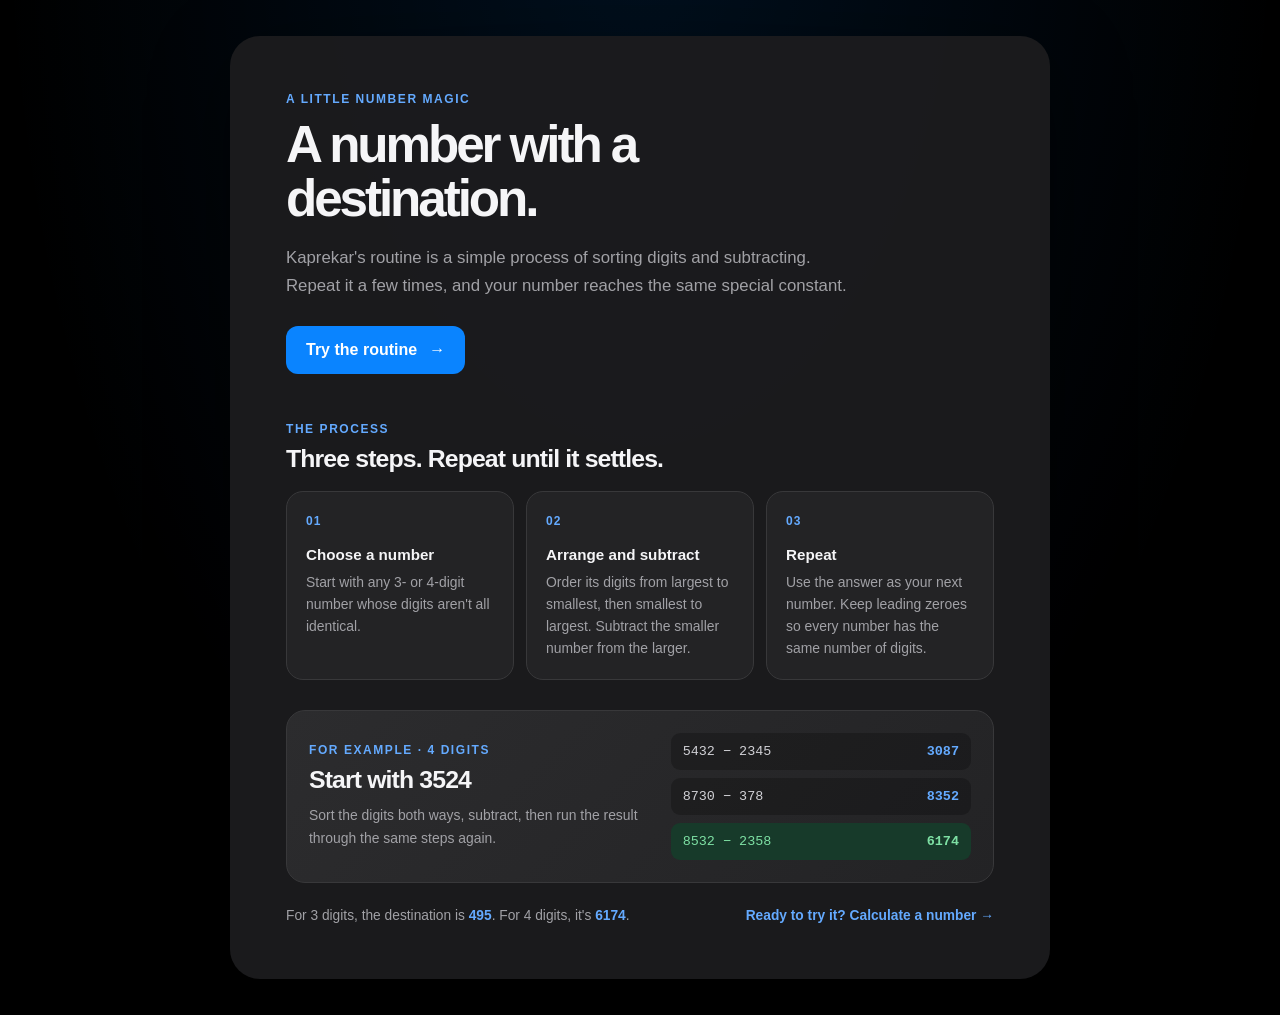
<file: index.html>
<!doctype html>
<html lang="en">
<head>
  <meta charset="utf-8">
  <meta name="viewport" content="width=device-width, initial-scale=1">
  <meta name="theme-color" content="#000000">
  <meta name="description" content="Learn how Kaprekar's routine repeatedly rearranges and subtracts digits to reach 495 or 6174.">
  <title>How It Works | Kaprekar's Routine</title>
  <link rel="stylesheet" href="styles.css">
  <script src="navigation.js" defer></script>
</head>
<body>
  <main class="page">
    <article class="guide" aria-labelledby="page-title">
      <header class="guide-header">
        <p class="eyebrow">A little number magic</p>
        <h1 id="page-title">A number with a destination.</h1>
        <p class="guide-lead">
          Kaprekar's routine is a simple process of sorting digits and subtracting.
          Repeat it a few times, and your number reaches the same special constant.
        </p>
        <a class="button button-primary guide-cta" href="calculator.html">Try the routine <span aria-hidden="true">→</span></a>
      </header>

      <section class="how-it-works" aria-labelledby="steps-title">
        <div class="section-heading">
          <p class="eyebrow">The process</p>
          <h2 id="steps-title">Three steps. Repeat until it settles.</h2>
        </div>
        <ol class="instruction-list">
          <li class="instruction-card">
            <span class="step-number">01</span>
            <div>
              <h3>Choose a number</h3>
              <p>Start with any 3- or 4-digit number whose digits aren't all identical.</p>
            </div>
          </li>
          <li class="instruction-card">
            <span class="step-number">02</span>
            <div>
              <h3>Arrange and subtract</h3>
              <p>Order its digits from largest to smallest, then smallest to largest. Subtract the smaller number from the larger.</p>
            </div>
          </li>
          <li class="instruction-card">
            <span class="step-number">03</span>
            <div>
              <h3>Repeat</h3>
              <p>Use the answer as your next number. Keep leading zeroes so every number has the same number of digits.</p>
            </div>
          </li>
        </ol>
      </section>

      <section class="example-card" aria-labelledby="example-title">
        <div class="example-copy">
          <p class="eyebrow">For example · 4 digits</p>
          <h2 id="example-title">Start with 3524</h2>
          <p>Sort the digits both ways, subtract, then run the result through the same steps again.</p>
        </div>
        <ol class="example-steps">
          <li><span>5432 − 2345</span><strong>3087</strong></li>
          <li><span>8730 − 378</span><strong>8352</strong></li>
          <li><span>8532 − 2358</span><strong>6174</strong></li>
        </ol>
      </section>

      <footer class="guide-footer">
        <p>For 3 digits, the destination is <strong>495</strong>. For 4 digits, it's <strong>6174</strong>.</p>
        <a href="calculator.html">Ready to try it? Calculate a number <span aria-hidden="true">→</span></a>
      </footer>
    </article>
  </main>
</body>
</html>
</file>
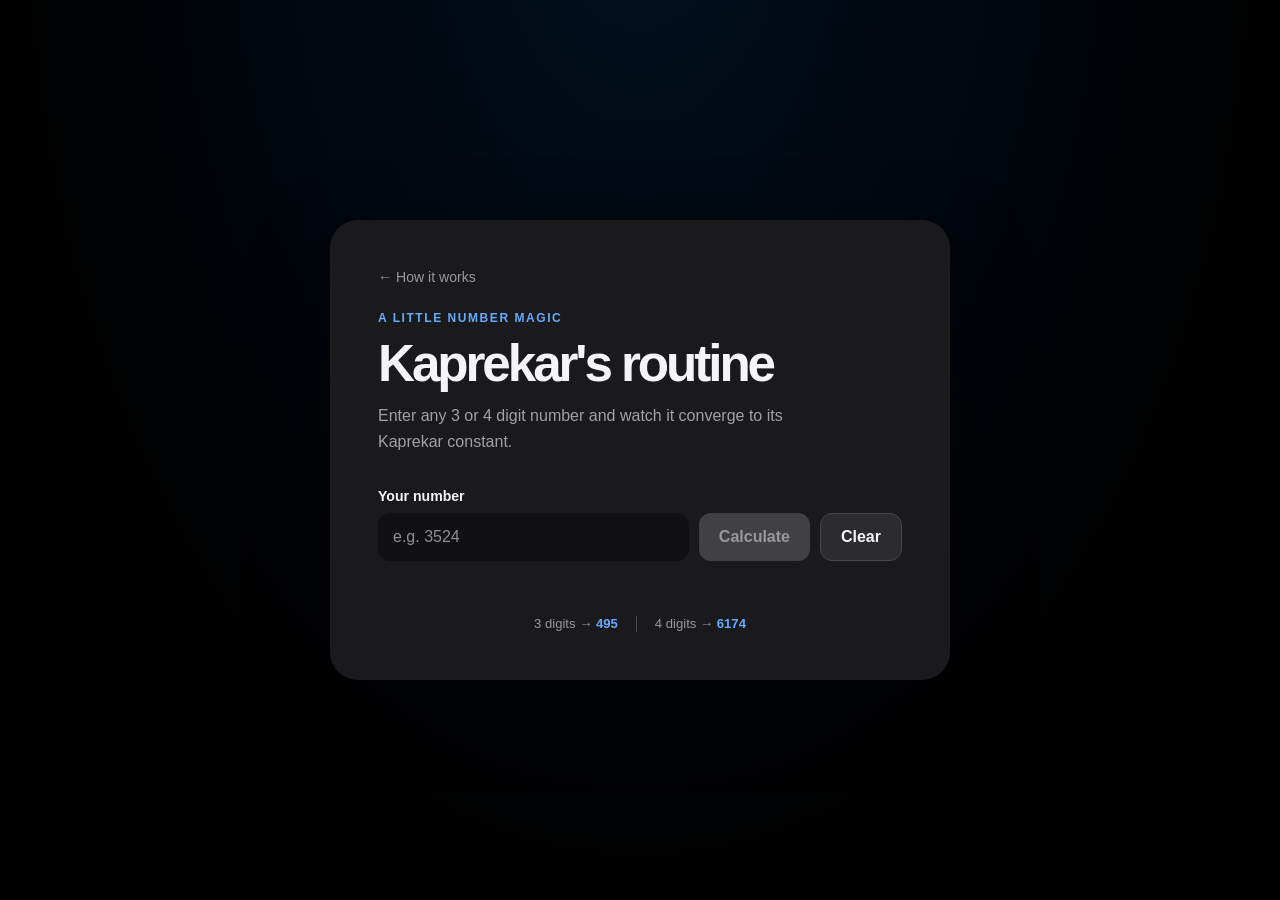
<file: calculator.html>
<!doctype html>
<html lang="en">
<head>
  <meta charset="utf-8">
  <meta name="viewport" content="width=device-width, initial-scale=1">
  <meta name="theme-color" content="#000000">
  <title>Try the Routine | Kaprekar's Routine</title>
  <link rel="stylesheet" href="styles.css">
  <script src="navigation.js" defer></script>
  <script src="script.js" defer></script>
</head>
<body>
  <main class="page">
    <section class="calculator" aria-labelledby="page-title">
      <a class="back-link" href="index.html">← How it works</a>
      <header class="intro">
        <p class="eyebrow">A little number magic</p>
        <h1 id="page-title">Kaprekar's routine</h1>
        <p class="description">
          Enter any 3 or 4 digit number and watch it converge to its Kaprekar constant.
        </p>
      </header>

      <form id="calculator-form" novalidate>
        <label for="number-input">Your number</label>
        <div class="input-row">
          <input
            id="number-input"
            name="number"
            type="text"
            inputmode="numeric"
            autocomplete="off"
            placeholder="e.g. 3524"
            aria-describedby="error-message"
          >
          <button id="calculate-button" class="button button-primary" type="submit" disabled>
            Calculate
          </button>
          <button id="clear-button" class="button button-secondary" type="button">
            Clear
          </button>
        </div>
        <p id="error-message" class="error-message" role="alert" aria-live="polite"></p>
      </form>

      <section id="results" class="results" aria-label="Calculation results" aria-live="polite" hidden>
        <div class="results-heading">
          <h2>Steps</h2>
          <p id="iteration-count" class="iteration-count"></p>
        </div>
        <ol id="steps-list" class="steps-list"></ol>
      </section>

      <footer class="footer">
        <span>3 digits → <strong>495</strong></span>
        <span class="footer-divider" aria-hidden="true"></span>
        <span>4 digits → <strong>6174</strong></span>
      </footer>
    </section>
  </main>
</body>
</html>
</file>
<file: styles.css>
* {
  box-sizing: border-box;
}

:root {
  color-scheme: dark;
  font-family: -apple-system, BlinkMacSystemFont, "SF Pro Display", "SF Pro Text", "Segoe UI", sans-serif;
  color: #f5f5f7;
  background: #000;
  font-synthesis: none;
  text-rendering: optimizeLegibility;
  -webkit-font-smoothing: antialiased;
}

body {
  min-width: 320px;
  min-height: 100vh;
  margin: 0;
  background:
    radial-gradient(ellipse at 50% -12%, rgba(10, 132, 255, 0.12), transparent 40rem),
    #000;
}

button,
input {
  font: inherit;
}

.page {
  display: grid;
  min-height: 100vh;
  place-items: center;
  padding: 36px 20px;
  animation: page-arrive 360ms cubic-bezier(0.2, 0.75, 0.25, 1) both;
  will-change: opacity, transform;
}

.page.is-leaving {
  animation: page-leave 180ms cubic-bezier(0.4, 0, 1, 1) both;
  pointer-events: none;
}

@keyframes page-arrive {
  from {
    opacity: 0;
    transform: translateY(10px) scale(0.99);
  }

  to {
    opacity: 1;
    transform: translateY(0) scale(1);
  }
}

@keyframes page-leave {
  to {
    opacity: 0;
    transform: translateY(-6px) scale(0.995);
  }
}

.calculator {
  width: min(100%, 620px);
  padding: clamp(24px, 6vw, 48px);
  border-radius: 28px;
  background: rgba(28, 28, 30, 0.94);
  box-shadow: 0 24px 80px rgba(0, 0, 0, 0.48);
  backdrop-filter: blur(24px);
}

.back-link {
  display: inline-block;
  margin-bottom: 26px;
  color: #98989d;
  font-size: 0.88rem;
  text-decoration: none;
  transition: color 150ms ease;
}

.back-link:hover {
  color: #64aaff;
}

.intro {
  margin-bottom: 32px;
}

.eyebrow {
  margin: 0 0 12px;
  color: #64aaff;
  font-size: 0.75rem;
  font-weight: 750;
  letter-spacing: 0.13em;
  text-transform: uppercase;
}

h1,
h2,
p {
  margin-top: 0;
}

h1 {
  margin-bottom: 12px;
  font-size: clamp(2rem, 7vw, 3.2rem);
  letter-spacing: -0.06em;
  line-height: 1.05;
}

.description {
  max-width: 440px;
  margin-bottom: 0;
  color: #a1a1a6;
  line-height: 1.65;
}

form label {
  display: block;
  margin-bottom: 9px;
  font-size: 0.88rem;
  font-weight: 700;
}

.input-row {
  display: flex;
  gap: 10px;
}

input {
  width: 100%;
  min-width: 0;
  padding: 13px 15px;
  border: none;
  border-radius: 12px;
  outline: none;
  background: #111113;
  color: #f5f5f7;
  cursor: url("data:image/svg+xml,%3Csvg xmlns='http://www.w3.org/2000/svg' width='16' height='16' viewBox='0 0 16 16'%3E%3Cpath d='M8 1v14M5 1h6M5 15h6' stroke='white' stroke-width='1.5'/%3E%3C/svg%3E") 8 8, text;
  caret-color: #9da8ff;
  font-size: 1rem;
  transition: border-color 150ms ease, box-shadow 150ms ease;
}

input::placeholder {
  color: #8e8e93;
}

input:focus {
  border-color: #0a84ff;
  box-shadow: 0 0 0 3px rgba(10, 132, 255, 0.2);
}

.button {
  flex: 0 0 auto;
  min-height: 48px;
  padding: 0 20px;
  border: 0;
  border-radius: 12px;
  cursor: pointer;
  font-weight: 700;
  transition:
    background 150ms ease,
    border-color 150ms ease,
    box-shadow 150ms ease,
    color 150ms ease,
    transform 150ms ease;
}

.button-primary {
  background: #0a84ff;
  color: #fff;
}

.button-primary:not(:disabled):hover {
  transform: translateY(-2px);
  background: #0077ed;
  box-shadow: 0 8px 20px rgba(10, 132, 255, 0.28);
}

.button-primary:not(:disabled):active {
  transform: translateY(0);
  box-shadow: 0 2px 6px rgba(10, 132, 255, 0.2);
}

.button-primary:disabled {
  cursor: not-allowed;
  background: #414143;
  color: #98989d;
}

.button-secondary {
  border: 1px solid #48484a;
  background: #2c2c2e;
  color: #f5f5f7;
}

.button-secondary:hover {
  transform: translateY(-2px);
  border-color: #636366;
  background: #3a3a3c;
  box-shadow: 0 7px 16px rgba(0, 0, 0, 0.24);
}

.button-secondary:active {
  transform: translateY(0);
  box-shadow: 0 2px 6px rgba(0, 0, 0, 0.2);
}

.button:focus-visible {
  outline: 3px solid rgba(10, 132, 255, 0.55);
  outline-offset: 3px;
}

.guide {
  width: min(100%, 820px);
  padding: clamp(26px, 6vw, 56px);
  border-radius: 30px;
  background: rgba(28, 28, 30, 0.94);
  box-shadow: 0 24px 80px rgba(0, 0, 0, 0.48);
  backdrop-filter: blur(24px);
}

.guide-header {
  max-width: 650px;
  margin-bottom: 48px;
}

.guide-header h1 {
  max-width: 600px;
  margin-bottom: 18px;
}

.guide-lead {
  max-width: 580px;
  margin-bottom: 25px;
  color: #a1a1a6;
  font-size: 1.05rem;
  line-height: 1.7;
}

.guide-cta {
  display: inline-flex;
  align-items: center;
  justify-content: center;
  gap: 12px;
  min-height: 48px;
  text-decoration: none;
}

.how-it-works {
  margin-bottom: 30px;
}

.section-heading {
  margin-bottom: 18px;
}

.section-heading .eyebrow,
.example-copy .eyebrow {
  margin-bottom: 9px;
}

.section-heading h2,
.example-copy h2 {
  margin-bottom: 0;
  font-size: clamp(1.2rem, 3.5vw, 1.55rem);
  letter-spacing: -0.035em;
}

.instruction-list,
.example-steps {
  margin: 0;
  padding: 0;
  list-style: none;
}

.instruction-list {
  display: grid;
  grid-template-columns: repeat(3, minmax(0, 1fr));
  gap: 12px;
}

.instruction-card {
  min-height: 170px;
  padding: 19px;
  border: 1px solid #38383a;
  border-radius: 17px;
  background: #232325;
}

.step-number {
  display: inline-block;
  margin-bottom: 18px;
  color: #64aaff;
  font-size: 0.75rem;
  font-weight: 800;
  letter-spacing: 0.1em;
}

.instruction-card h3 {
  margin: 0 0 8px;
  font-size: 0.95rem;
}

.instruction-card p,
.example-copy > p:last-child {
  margin: 0;
  color: #a1a1a6;
  font-size: 0.87rem;
  line-height: 1.6;
}

.example-card {
  display: grid;
  grid-template-columns: minmax(0, 1fr) minmax(220px, 0.9fr);
  gap: 28px;
  align-items: center;
  padding: 22px;
  border: 1px solid #38383a;
  border-radius: 19px;
  background: linear-gradient(135deg, #2c2c2e, #232325);
}

.example-copy h2 {
  margin-bottom: 10px;
}

.example-steps {
  display: grid;
  gap: 8px;
}

.example-steps li {
  display: flex;
  justify-content: space-between;
  gap: 12px;
  padding: 11px 12px;
  border-radius: 9px;
  background: rgba(0, 0, 0, 0.24);
  color: #d1d1d6;
  font-family: ui-monospace, SFMono-Regular, Menlo, Consolas, monospace;
  font-size: 0.84rem;
}

.example-steps strong {
  color: #64aaff;
}

.example-steps li:last-child {
  background: #173a2a;
  color: #7ee0a4;
}

.example-steps li:last-child strong {
  color: #7ee0a4;
}

.guide-footer {
  display: flex;
  flex-wrap: wrap;
  align-items: center;
  justify-content: space-between;
  gap: 12px 24px;
  margin-top: 25px;
  color: #a1a1a6;
  font-size: 0.86rem;
}

.guide-footer p {
  margin: 0;
}

.guide-footer strong {
  color: #64aaff;
}

.guide-footer a {
  color: #64aaff;
  font-weight: 700;
  text-decoration: none;
}

.guide-footer a:hover {
  color: #8cc4ff;
  text-decoration: underline;
  text-underline-offset: 4px;
}

.error-message {
  min-height: 1.3em;
  margin: 9px 0 0;
  color: #ff6961;
  font-size: 0.86rem;
}

.results {
  margin-top: 20px;
  overflow: hidden;
  border: 1px solid #38383a;
  border-radius: 16px;
  background: #232325;
}

.results:not([hidden]) {
  animation: results-appear 420ms cubic-bezier(0.2, 0.75, 0.25, 1) both;
}

@keyframes results-appear {
  from {
    opacity: 0;
    transform: translateY(8px);
  }

  to {
    opacity: 1;
    transform: translateY(0);
  }
}

.results-heading {
  display: flex;
  align-items: center;
  justify-content: space-between;
  gap: 12px;
  padding: 15px 18px;
  border-bottom: 1px solid #38383a;
}

.results-heading h2 {
  margin: 0;
  font-size: 0.95rem;
}

.iteration-count {
  margin: 0;
  color: #a1a1a6;
  font-size: 0.85rem;
}

.steps-list {
  display: grid;
  gap: 8px;
  max-height: 300px;
  margin: 0;
  padding: 16px 18px;
  overflow-y: auto;
  list-style: none;
}

.steps-list li {
  padding: 10px 12px;
  border-radius: 8px;
  background: #2c2c2e;
  color: #d1d1d6;
  font-family: ui-monospace, SFMono-Regular, Menlo, Consolas, monospace;
  font-size: 0.9rem;
  animation: step-appear 480ms cubic-bezier(0.2, 0.75, 0.25, 1) both;
  animation-delay: calc(var(--step-index, 0) * 90ms);
}

@keyframes step-appear {
  from {
    opacity: 0;
    transform: translateY(7px);
  }

  to {
    opacity: 1;
    transform: translateY(0);
  }
}

.steps-list li.final-step {
  background: #173a2a;
  color: #7ee0a4;
  font-weight: 750;
}

.footer {
  display: flex;
  align-items: center;
  justify-content: center;
  gap: 18px;
  margin-top: 28px;
  color: #98989d;
  font-size: 0.82rem;
}

.footer strong {
  color: #64aaff;
  font-variant-numeric: tabular-nums;
}

.footer-divider {
  width: 1px;
  height: 16px;
  background: #48484a;
}

@media (prefers-reduced-motion: reduce) {
  *,
  *::before,
  *::after {
    animation-duration: 0.01ms !important;
    animation-iteration-count: 1 !important;
    scroll-behavior: auto !important;
    transition-duration: 0.01ms !important;
  }
}

@media (max-width: 480px) {
  .input-row {
    flex-direction: column;
  }

  .button-primary {
    width: 100%;
  }

  .button-secondary {
    width: 100%;
  }

  .calculator {
    border-radius: 18px;
  }

  .instruction-list {
    grid-template-columns: 1fr;
  }

  .instruction-card {
    min-height: 0;
  }

  .step-number {
    margin-bottom: 10px;
  }

  .example-card {
    grid-template-columns: 1fr;
    gap: 18px;
    padding: 18px;
  }

  .guide {
    border-radius: 18px;
  }
}
</file>
